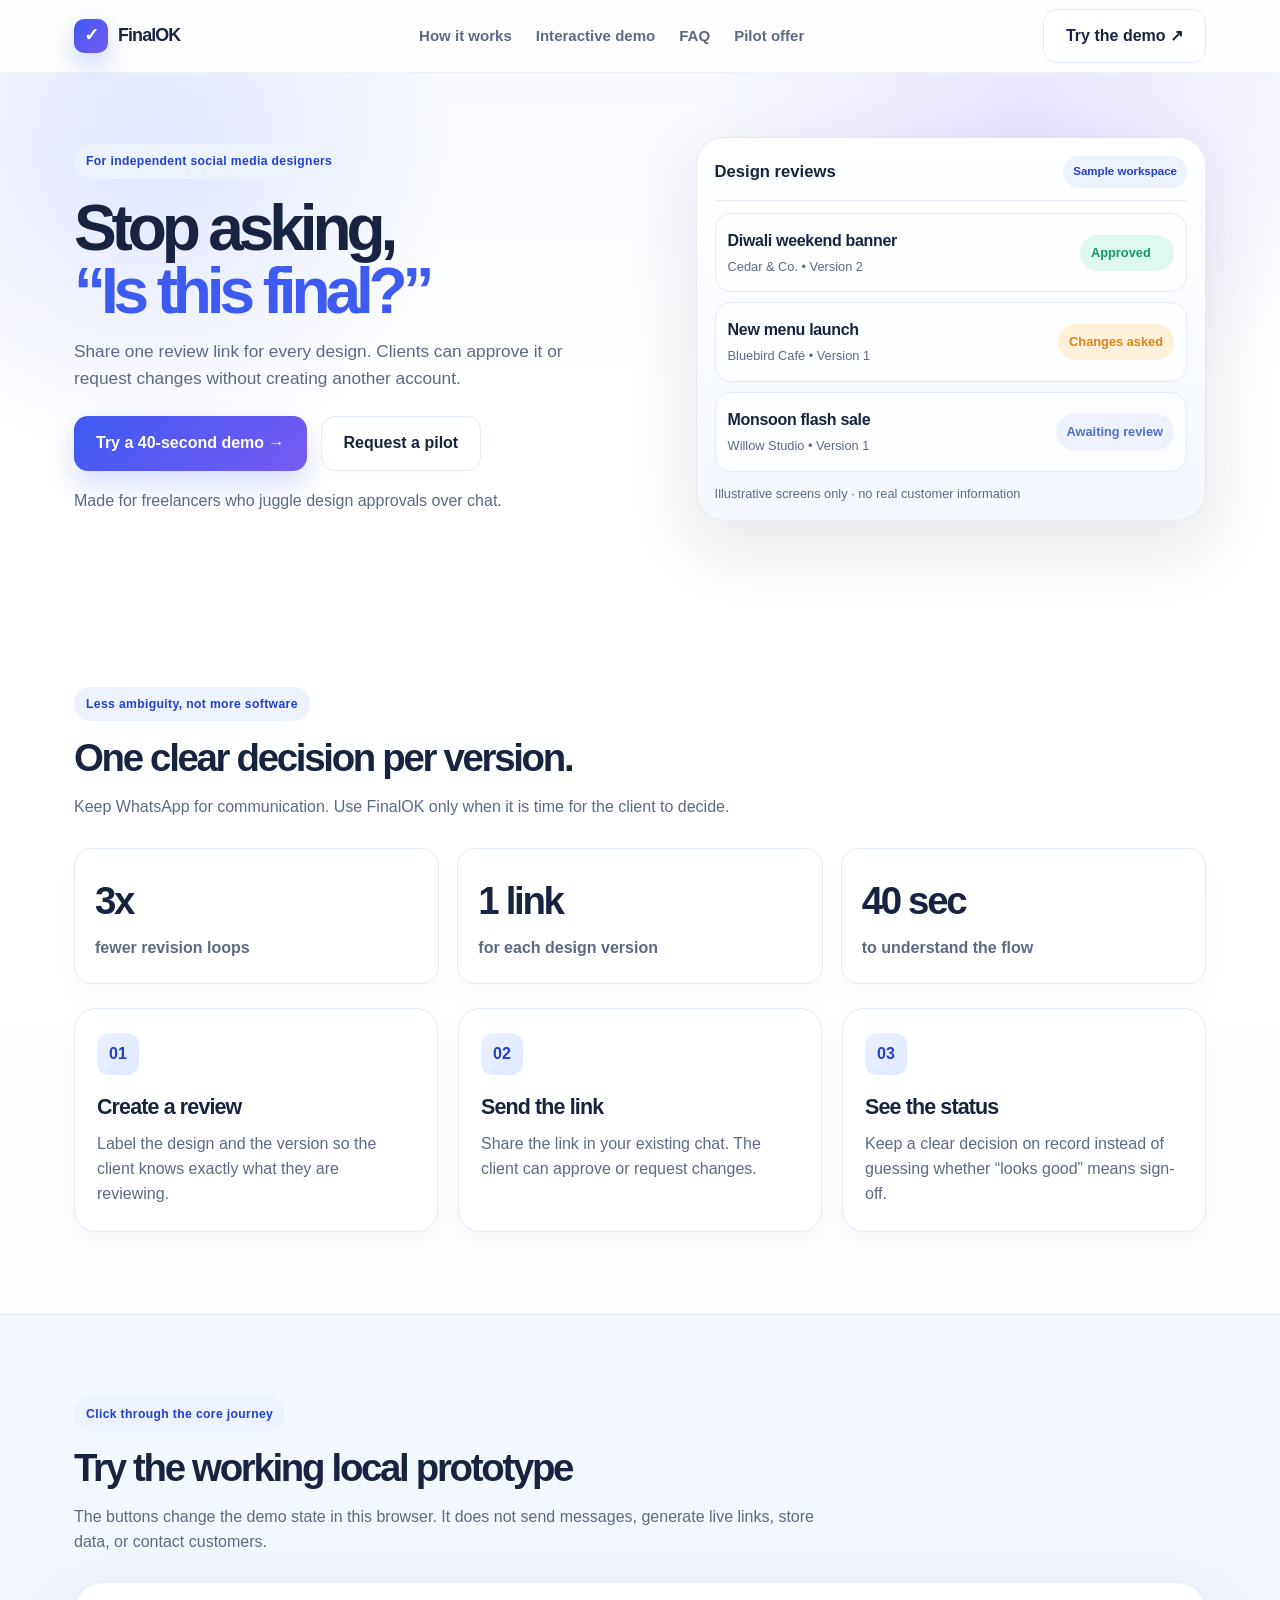
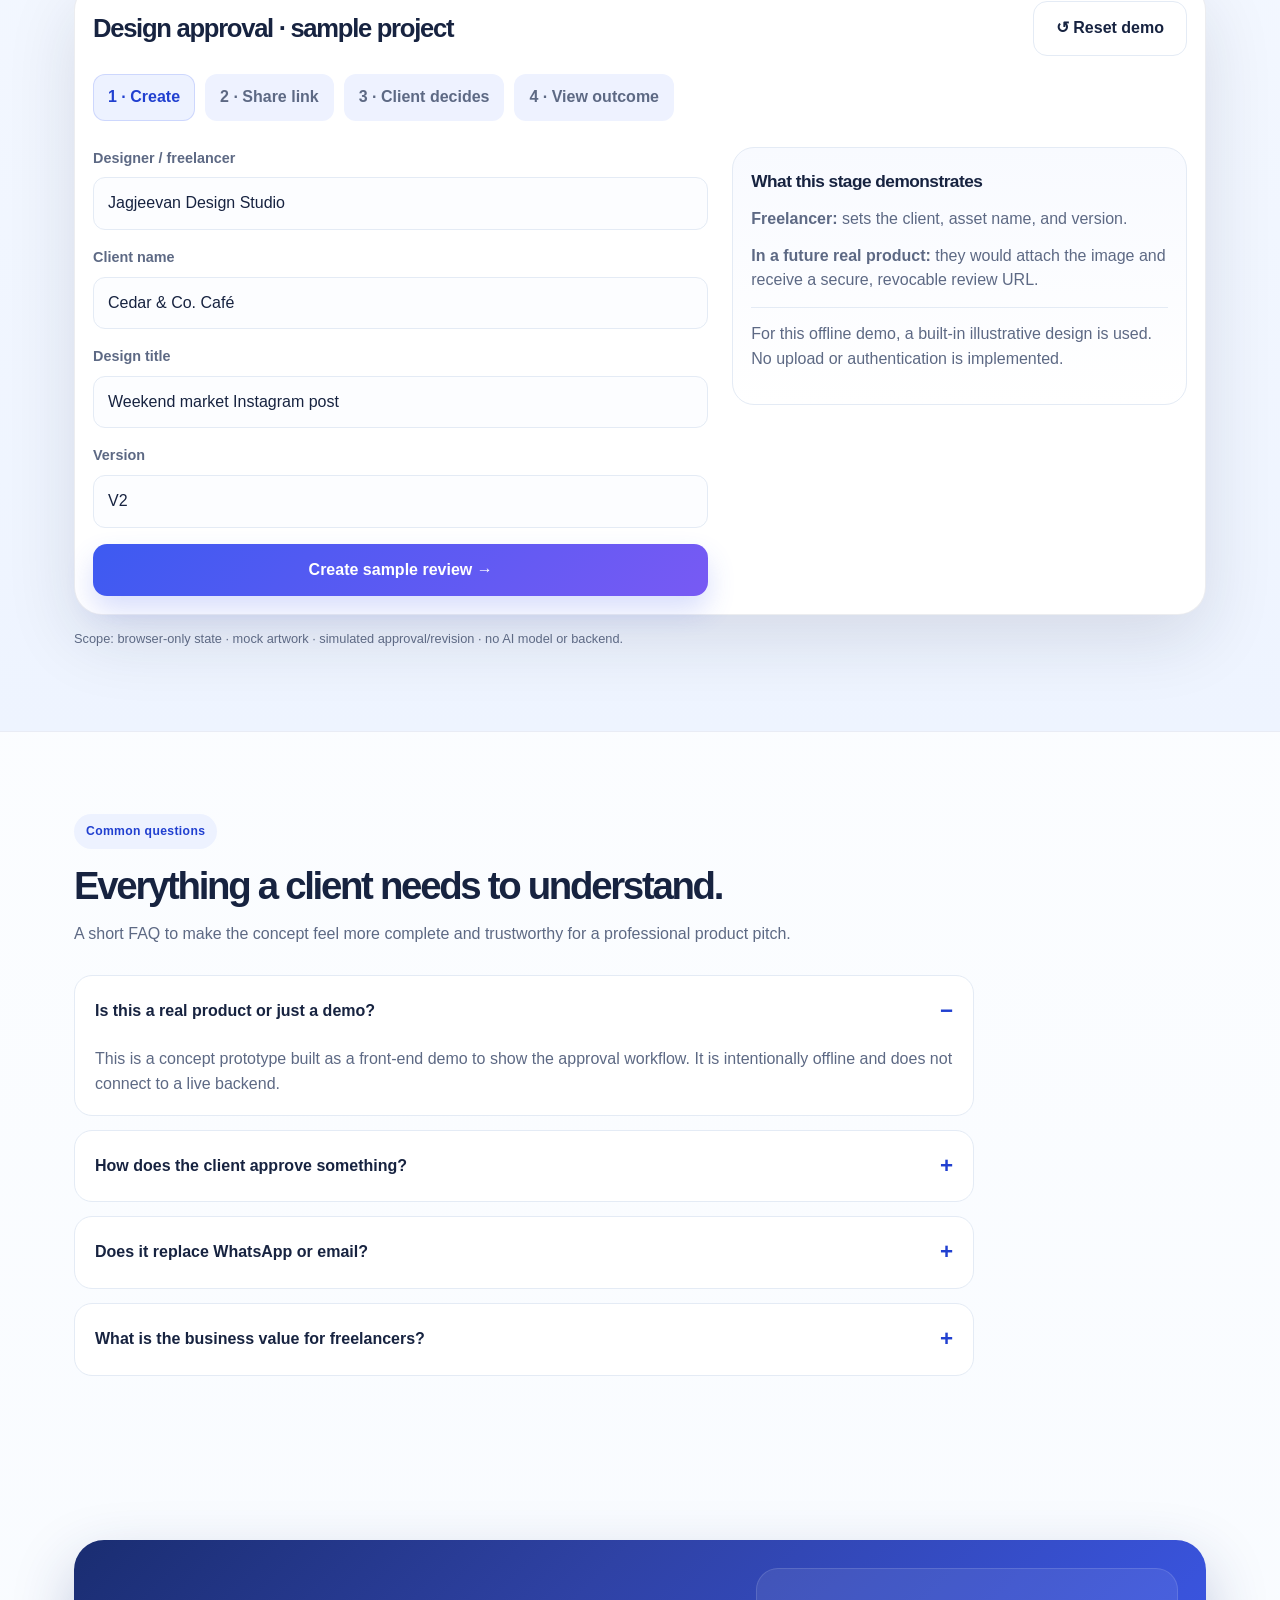
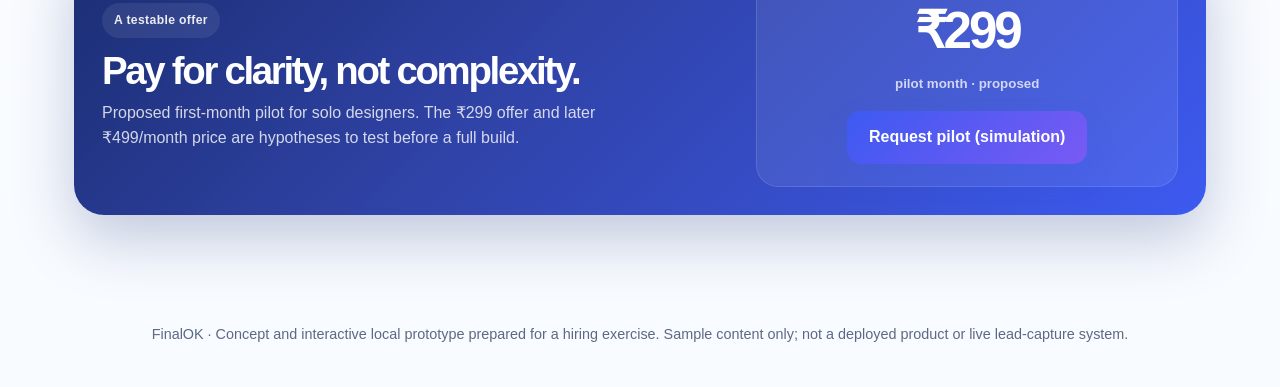
<file: index.html>
<!doctype html>
<html lang="en">
  <head>
    <meta charset="UTF-8" />
    <meta http-equiv="refresh" content="0; url=/prototype/index.html" />
    <meta name="viewport" content="width=device-width, initial-scale=1.0" />
    <title>FinalOK</title>
    <style>
      body {
        margin: 0;
        min-height: 100vh;
        display: grid;
        place-items: center;
        font-family: Arial, sans-serif;
        background: #f5f7ff;
        color: #172340;
      }
      .box {
        text-align: center;
        padding: 32px;
      }
      a {
        color: #3d5af1;
        text-decoration: none;
        font-weight: 700;
      }
    </style>
  </head>
  <body>
    <div class="box">
      <p>Redirecting to FinalOK...</p>
      <p><a href="/prototype/index.html">Open the prototype</a></p>
    </div>
    <script>
      window.location.replace('/prototype/index.html');
    </script>
  </body>
</html>
</file>
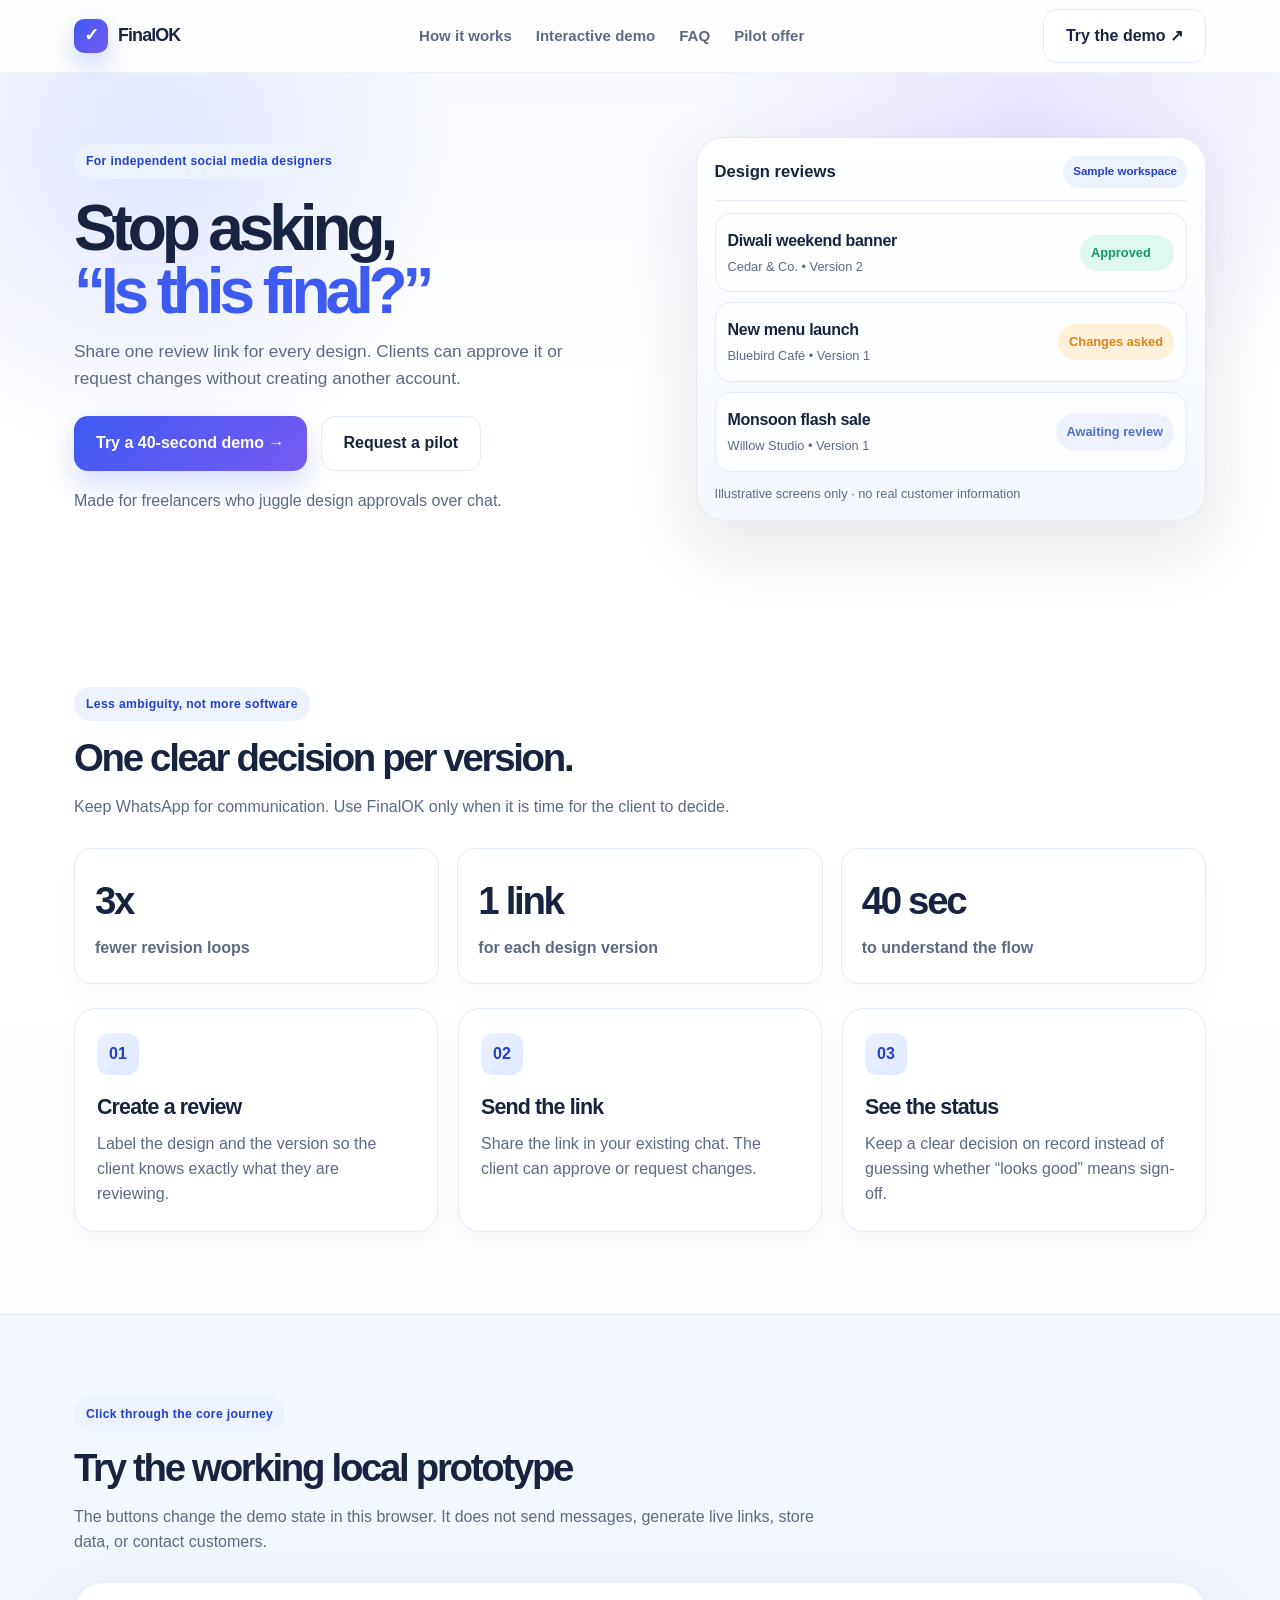
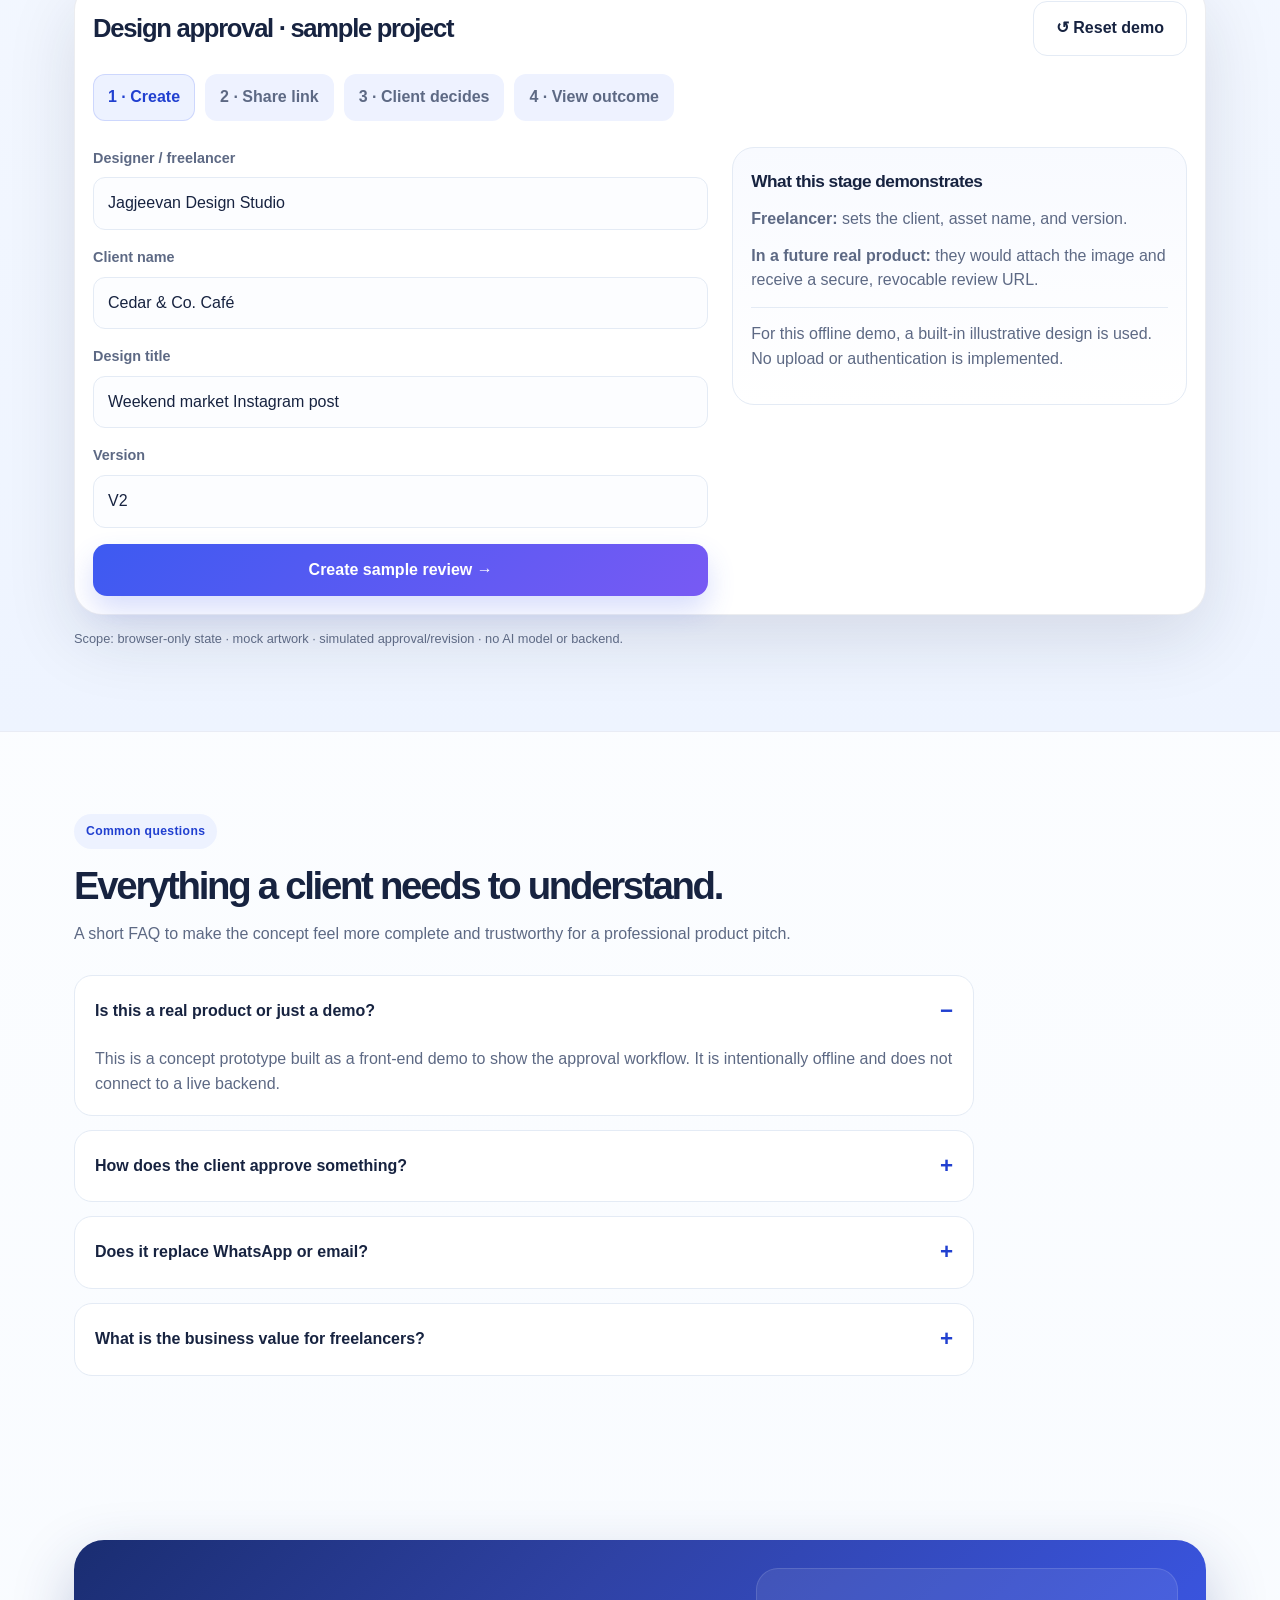
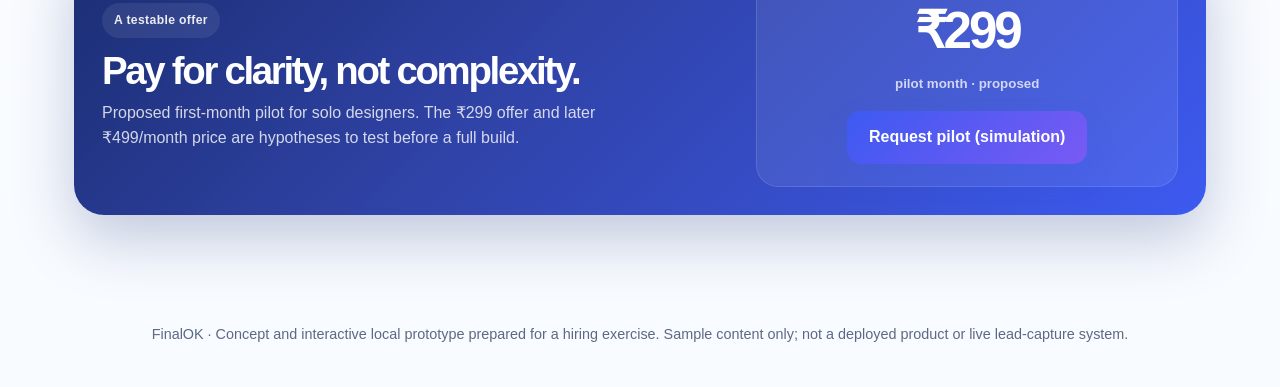
<file: prototype/index.html>
<!doctype html>
<html lang="en">
<head>
  <meta charset="utf-8" />
  <meta name="viewport" content="width=device-width, initial-scale=1" />
  <meta name="description" content="FinalOK concept landing page for clearer client design approvals." />
  <title>FinalOK | Fewer follow-ups. Clear approvals.</title>
  <link rel="stylesheet" href="styles.css" />
</head>
<body>
  <header class="top">
    <div class="wrap nav">
      <a class="logo" href="#home"><span class="symbol">✓</span> FinalOK</a>
      <nav class="navlinks" aria-label="Main navigation">
        <a href="#how">How it works</a>
        <a href="#demo">Interactive demo</a>
        <a href="#faq">FAQ</a>
        <a href="#pricing">Pilot offer</a>
      </nav>
      <a class="btn secondary" href="#demo">Try the demo ↗</a>
    </div>
  </header>

  <main>
    <section class="hero" id="home">
      <div class="wrap hero-grid">
        <div>
          <div class="eyebrow">For independent social media designers</div>
          <h1>Stop asking,<br><em>“Is this final?”</em></h1>
          <p class="intro">Share one review link for every design. Clients can approve it or request changes without creating another account.</p>
          <div class="hero-actions">
            <a class="btn" href="#demo">Try a 40-second demo →</a>
            <button class="btn secondary" type="button" onclick="showLead()">Request a pilot</button>
          </div>
          <p class="hero-note">Made for freelancers who juggle design approvals over chat.</p>
        </div>

        <aside class="visual" aria-label="Sample review dashboard">
          <div class="visual-header">
            <strong>Design reviews</strong>
            <span class="appbadge">Sample workspace</span>
          </div>
          <div class="fake-row">
            <div><b>Diwali weekend banner</b><span>Cedar &amp; Co. • Version 2</span></div>
            <span class="status yes">Approved</span>
          </div>
          <div class="fake-row">
            <div><b>New menu launch</b><span>Bluebird Café • Version 1</span></div>
            <span class="status edit">Changes asked</span>
          </div>
          <div class="fake-row">
            <div><b>Monsoon flash sale</b><span>Willow Studio • Version 1</span></div>
            <span class="status await">Awaiting review</span>
          </div>
          <p class="tiny" style="margin: 12px 0 0;">Illustrative screens only · no real customer information</p>
        </aside>
      </div>
    </section>

    <section class="section" id="how">
      <div class="wrap">
        <div class="eyebrow">Less ambiguity, not more software</div>
        <h2>One clear decision per version.</h2>
        <p class="sub">Keep WhatsApp for communication. Use FinalOK only when it is time for the client to decide.</p>

        <div class="stats-row">
          <div class="stat-box">
            <strong>3x</strong>
            <span>fewer revision loops</span>
          </div>
          <div class="stat-box">
            <strong>1 link</strong>
            <span>for each design version</span>
          </div>
          <div class="stat-box">
            <strong>40 sec</strong>
            <span>to understand the flow</span>
          </div>
        </div>

        <div class="cols">
          <article class="tile">
            <span class="num">01</span>
            <h3>Create a review</h3>
            <p>Label the design and the version so the client knows exactly what they are reviewing.</p>
          </article>
          <article class="tile">
            <span class="num">02</span>
            <h3>Send the link</h3>
            <p>Share the link in your existing chat. The client can approve or request changes.</p>
          </article>
          <article class="tile">
            <span class="num">03</span>
            <h3>See the status</h3>
            <p>Keep a clear decision on record instead of guessing whether “looks good” means sign-off.</p>
          </article>
        </div>
      </div>
    </section>

    <section class="section demo-bg" id="demo">
      <div class="wrap">
        <div class="eyebrow">Click through the core journey</div>
        <h2>Try the working local prototype</h2>
        <p class="sub">The buttons change the demo state in this browser. It does not send messages, generate live links, store data, or contact customers.</p>

        <div class="demo-shell">
          <div class="demo-head">
            <h3>Design approval · sample project</h3>
            <button class="btn secondary" type="button" onclick="resetDemo()">↺ Reset demo</button>
          </div>

          <div class="tabs" aria-label="Demo stages">
            <button class="step active" data-stage="1" onclick="go(1)">1 · Create</button>
            <button class="step" data-stage="2" onclick="go(2)">2 · Share link</button>
            <button class="step" data-stage="3" onclick="go(3)">3 · Client decides</button>
            <button class="step" data-stage="4" onclick="go(4)">4 · View outcome</button>
          </div>

          <div id="stage1" class="stage">
            <div class="split">
              <form onsubmit="event.preventDefault(); saveProject();">
                <div class="field">
                  <label for="designer">Designer / freelancer</label>
                  <input id="designer" required value="Jagjeevan Design Studio" />
                </div>
                <div class="field">
                  <label for="client">Client name</label>
                  <input id="client" required value="Cedar &amp; Co. Café" />
                </div>
                <div class="field">
                  <label for="campaign">Design title</label>
                  <input id="campaign" required value="Weekend market Instagram post" />
                </div>
                <div class="field">
                  <label for="version">Version</label>
                  <input id="version" required value="V2" />
                </div>
                <button class="btn" type="submit">Create sample review →</button>
              </form>

              <aside class="sample-card">
                <h4>What this stage demonstrates</h4>
                <p><b>Freelancer:</b> sets the client, asset name, and version.</p>
                <p><b>In a future real product:</b> they would attach the image and receive a secure, revocable review URL.</p>
                <hr />
                <p>For this offline demo, a built-in illustrative design is used. No upload or authentication is implemented.</p>
              </aside>
            </div>
          </div>

          <div id="stage2" class="stage" hidden>
            <div class="split">
              <div>
                <div class="eyebrow">Ready for review</div>
                <h3 id="shareTitle" style="margin: 12px 0 10px; font-size: clamp(1.5rem, 2vw, 2.3rem); letter-spacing: -0.05em;">Weekend market Instagram post</h3>
                <p class="helper">This is a <b>non-functional example</b> of what a review URL could look like.</p>
                <div class="linkbox" id="demoLink">finalok.example/review/sample-001</div>
                <div class="sp"></div>
                <button class="btn secondary" type="button" onclick="copyDemo()">Copy sample link text</button>
                <p id="copyStatus" class="tiny" role="status"></p>
                <div class="sp"></div>
                <button class="btn" type="button" onclick="go(3)">Open simulated client review →</button>
              </div>

              <aside class="sample-card">
                <h4>WhatsApp stays the channel</h4>
                <p>The freelancer would paste a review URL into an existing client chat. No WhatsApp API integration is required for this prototype.</p>
                <hr />
                <p>The example domain is intentionally fake. This stage demonstrates flow, not a live deployment.</p>
              </aside>
            </div>
          </div>

          <div id="stage3" class="stage" hidden>
            <div class="split">
              <div class="poster" role="img" aria-label="Illustrative poster mockup for Cedar and Co weekend market">
                <small>CEDAR &amp; CO.</small>
                <strong>THE<br>WEEKEND<br>MARKET</strong>
                <span class="seal">Fresh brews · Sat &amp; Sun</span>
              </div>

              <div>
                <div class="eyebrow">Client review (simulated)</div>
                <h3 id="reviewTitle" style="margin: 12px 0 8px; font-size: clamp(1.5rem, 2vw, 2.3rem); letter-spacing: -0.05em;">Weekend market Instagram post</h3>
                <p class="helper" id="reviewClient">For Cedar &amp; Co. Café · Version V2</p>
                <div class="fineprint">This is a fictional sample. Clicking below changes the browser-only demo state and is not a real sign-off.</div>
                <div class="sp"></div>

                <div class="field">
                  <label for="feedback">Optional comments (required for changes)</label>
                  <textarea id="feedback" maxlength="400" placeholder="E.g., Please make the event date larger."></textarea>
                </div>

                <div class="choices">
                  <button class="btn btn-yes" type="button" onclick="submitDecision('approved')">✓ Approve this version</button>
                  <button class="btn btn-edit" type="button" onclick="submitDecision('changes')">↶ Request changes</button>
                </div>
                <p id="clientError" class="tiny" role="alert"></p>
              </div>
            </div>
          </div>

          <div id="stage4" class="stage" hidden>
            <div class="split">
              <div>
                <div class="eyebrow">Freelancer dashboard · demo</div>
                <h3 id="resultTitle" style="margin: 12px 0 8px; font-size: clamp(1.8rem, 2vw, 2.5rem); letter-spacing: -0.05em;">Weekend market Instagram post</h3>
                <div id="resultBadge" class="status await" style="display: inline-flex;">Awaiting review</div>
                <div class="sp"></div>
                <p class="helper" id="resultMeta">Cedar &amp; Co. Café · V2</p>
                <div id="resultNote" class="stamp warn">No decision has been recorded yet. Try the client review step.</div>
                <div class="sp"></div>
                <button class="btn secondary" type="button" onclick="go(3)">← Return to client review</button>
              </div>

              <aside class="sample-card">
                <h4>Decision log</h4>
                <p id="history">No action yet (demo).</p>
                <hr />
                <p><b>The product value:</b> one version, one clear status, and the client comment together.</p>
                <p>No email, WhatsApp message, or payment is processed in this prototype.</p>
              </aside>
            </div>
          </div>
        </div>

        <div class="tiny" style="margin-top: 14px;">Scope: browser-only state · mock artwork · simulated approval/revision · no AI model or backend.</div>
      </div>
    </section>

    <section class="section" id="faq">
      <div class="wrap">
        <div class="eyebrow">Common questions</div>
        <h2>Everything a client needs to understand.</h2>
        <p class="sub">A short FAQ to make the concept feel more complete and trustworthy for a professional product pitch.</p>

        <div class="faq-grid">
          <div class="faq-item open">
            <button type="button">
              <span>Is this a real product or just a demo?</span>
              <span class="plus">−</span>
            </button>
            <div class="faq-answer">
              <div class="faq-answer-inner">This is a concept prototype built as a front-end demo to show the approval workflow. It is intentionally offline and does not connect to a live backend.</div>
            </div>
          </div>

          <div class="faq-item">
            <button type="button">
              <span>How does the client approve something?</span>
              <span class="plus">+</span>
            </button>
            <div class="faq-answer">
              <div class="faq-answer-inner">The client opens the review link, sees the design, leaves optional feedback, and either approves the version or requests changes.</div>
            </div>
          </div>

          <div class="faq-item">
            <button type="button">
              <span>Does it replace WhatsApp or email?</span>
              <span class="plus">+</span>
            </button>
            <div class="faq-answer">
              <div class="faq-answer-inner">No. It complements the existing communication flow by creating a single, structured approval point instead of ambiguous chat decisions.</div>
            </div>
          </div>

          <div class="faq-item">
            <button type="button">
              <span>What is the business value for freelancers?</span>
              <span class="plus">+</span>
            </button>
            <div class="faq-answer">
              <div class="faq-answer-inner">It reduces revision confusion, gives a clear decision record, and helps freelancers stay organized across multiple design versions and clients.</div>
            </div>
          </div>
        </div>
      </div>
    </section>

    <section class="section" id="pricing">
      <div class="wrap">
        <div class="pricing">
          <div>
            <span class="eyebrow" style="background: rgba(255,255,255,0.08); color: rgba(255,255,255,0.9);">A testable offer</span>
            <h2>Pay for clarity, not complexity.</h2>
            <p style="margin: 0; max-width: 560px; color: rgba(255,255,255,0.8);">Proposed first-month pilot for solo designers. The ₹299 offer and later ₹499/month price are hypotheses to test before a full build.</p>
          </div>
          <div class="price">
            <strong>₹299</strong>
            <small>pilot month · proposed</small>
            <button class="btn" type="button" onclick="showLead()">Request pilot (simulation)</button>
          </div>
        </div>
      </div>
    </section>
  </main>

  <footer class="footer">
    <div class="wrap">FinalOK · Concept and interactive local prototype prepared for a hiring exercise. Sample content only; not a deployed product or live lead-capture system.</div>
  </footer>

  <div id="leadModal" class="modal hidden" role="dialog" aria-modal="true" aria-labelledby="leadHeading">
    <div class="modalbox">
      <div class="modal-header">
        <h3 id="leadHeading">Pilot interest · demonstration</h3>
        <button class="close-x" type="button" aria-label="Close pilot form" onclick="hideLead()">×</button>
      </div>
      <p class="helper">This form only demonstrates how a visitor might express interest. Nothing is submitted, emailed, or stored remotely.</p>
      <form id="leadForm">
        <div class="field">
          <label for="leadName">Name (fictional)</label>
          <input id="leadName" required value="Sample Freelancer" />
        </div>
        <div class="field">
          <label for="leadContact">Email (fictional)</label>
          <input id="leadContact" required type="email" value="sample@example.com" />
        </div>
        <p id="leadResponse" class="tiny" role="status"></p>
        <div class="modalrow">
          <button class="btn secondary" type="button" onclick="hideLead()">Close</button>
          <button class="btn" type="submit">Submit sample</button>
        </div>
      </form>
    </div>
  </div>

  <button class="back-to-top" type="button" aria-label="Back to top" onclick="window.scrollTo({ top: 0, behavior: 'smooth' })">↑</button>

  <script src="script.js" defer></script>
  <script>
    let project = { designer: 'Jagjeevan Design Studio', client: 'Cedar & Co. Café', title: 'Weekend market Instagram post', version: 'V2' };
    let decision = null, comment = '', lastTime = '';

    function txt(id, value) {
      const el = document.getElementById(id);
      if (el) el.textContent = value;
    }

    function go(n) {
      for (let i = 1; i <= 4; i++) {
        const stage = document.getElementById('stage' + i);
        if (stage) stage.hidden = i !== n;
      }
      document.querySelectorAll('.step').forEach((b) => {
        b.classList.toggle('active', Number(b.dataset.stage) === n);
      });
      if (n === 4) renderResult();
      document.getElementById('demo').scrollIntoView({ behavior: 'smooth', block: 'start' });
    }

    function saveProject() {
      const d = document.getElementById('designer').value.trim();
      const c = document.getElementById('client').value.trim();
      const t = document.getElementById('campaign').value.trim();
      const v = document.getElementById('version').value.trim();
      if (!d || !c || !t || !v) return;

      project = { designer: d, client: c, title: t, version: v };
      decision = null;
      comment = '';

      txt('shareTitle', t);
      txt('reviewTitle', t);
      txt('reviewClient', 'For ' + c + ' · Version ' + v);
      document.getElementById('demoLink').textContent = 'finalok.example/review/sample-001';
      txt('copyStatus', '');
      document.getElementById('feedback').value = '';
      go(2);
    }

    async function copyDemo() {
      const value = 'finalok.example/review/sample-001 (illustrative; not live)';
      try {
        await navigator.clipboard.writeText(value);
        txt('copyStatus', 'Sample text copied. It is not a working web link.');
      } catch (e) {
        txt('copyStatus', 'Browser copy permission unavailable; manually copy the sample text above.');
      }
    }

    function submitDecision(type) {
      const msg = document.getElementById('feedback').value.trim();
      if (type === 'changes' && !msg) {
        txt('clientError', 'Please explain what needs to change.');
        document.getElementById('feedback').focus();
        return;
      }

      txt('clientError', '');
      decision = type;
      comment = msg;
      lastTime = new Date().toLocaleString();
      go(4);
    }

    function renderResult() {
      txt('resultTitle', project.title);
      txt('resultMeta', project.client + ' · ' + project.version);

      const badge = document.getElementById('resultBadge');
      const note = document.getElementById('resultNote');

      if (decision === 'approved') {
        badge.className = 'status yes';
        txt('resultBadge', 'Approved');
        note.className = 'stamp';
        txt('resultNote', 'This version was explicitly approved in the demo.');
      } else if (decision === 'changes') {
        badge.className = 'status edit';
        txt('resultBadge', 'Changes requested');
        note.className = 'stamp warn';
        txt('resultNote', 'Revision requested: ' + comment);
      } else {
        badge.className = 'status await';
        txt('resultBadge', 'Awaiting review');
        note.className = 'stamp warn';
        txt('resultNote', 'No decision has been recorded yet. Try the client review step.');
      }

      txt('history', decision ? (
        lastTime + ' · Client ' +
        (decision === 'approved' ? 'approved ' + project.version : 'requested changes to ' + project.version) +
        (comment ? ' · “' + comment + '”' : '')
      ) : 'No action yet (demo).');
    }

    function resetDemo() {
      project = { designer: 'Jagjeevan Design Studio', client: 'Cedar & Co. Café', title: 'Weekend market Instagram post', version: 'V2' };
      decision = null;
      comment = '';
      ['designer', 'client', 'campaign', 'version'].forEach((id, idx) => {
        const values = [project.designer, project.client, project.title, project.version];
        document.getElementById(id).value = values[idx];
      });
      document.getElementById('feedback').value = '';
      txt('clientError', '');
      txt('copyStatus', '');
      go(1);
    }

    function showLead() {
      document.getElementById('leadModal').classList.remove('hidden');
      txt('leadResponse', '');
      document.getElementById('leadName').focus();
    }

    function hideLead() {
      document.getElementById('leadModal').classList.add('hidden');
    }

    function submitLead() {
      const form = document.getElementById('leadForm');
      if (!form) return;
      if (!form.reportValidity()) return;

      txt('leadResponse', 'Demo received! In a real product, this would be a lead-capture and follow-up step. No data was transmitted.');
      setTimeout(() => {
        hideLead();
      }, 900);
    }

    document.getElementById('leadForm')?.addEventListener('submit', (event) => {
      event.preventDefault();
      submitLead();
    });

    document.getElementById('leadModal').addEventListener('click', (e) => {
      if (e.target.id === 'leadModal') hideLead();
    });
    document.addEventListener('keydown', (e) => {
      if (e.key === 'Escape') hideLead();
    });
  </script>
</body>
</html>
</file>
<file: prototype/styles.css>
:root {
  --bg: #f5f7ff;
  --panel: #ffffff;
  --muted: #5d6984;
  --ink: #172340;
  --brand: #3d5af1;
  --brand-deep: #2140d0;
  --brand-soft: #edf2ff;
  --purple: #785af4;
  --green: #13986d;
  --green-soft: #def9ee;
  --amber: #d78522;
  --amber-soft: #fff0d8;
  --line: #e4ebf5;
  --shadow: 0 24px 70px rgba(21, 32, 61, 0.12);
}

* { box-sizing: border-box; }
html { scroll-behavior: smooth; }
body {
  margin: 0;
  font-family: Inter, "Segoe UI", Arial, sans-serif;
  background: linear-gradient(180deg, #f7f9ff 0%, #ffffff 18%, #f8fbff 100%);
  color: var(--ink);
  line-height: 1.55;
}
a { color: inherit; text-decoration: none; }
img { max-width: 100%; display: block; }
button, input, textarea { font: inherit; }
button { border: 0; cursor: pointer; }
button:focus-visible, a:focus-visible, input:focus-visible, textarea:focus-visible {
  outline: 3px solid rgba(61, 90, 241, 0.28);
  outline-offset: 2px;
}
.wrap {
  max-width: 1180px;
  margin: 0 auto;
  padding: 0 24px;
}
.top {
  position: sticky;
  top: 0;
  z-index: 30;
  background: rgba(255,255,255,0.82);
  border-bottom: 1px solid rgba(23, 35, 64, 0.06);
  backdrop-filter: blur(12px);
}
.nav {
  min-height: 72px;
  display: flex;
  justify-content: space-between;
  align-items: center;
  gap: 20px;
}
.logo {
  display: inline-flex;
  align-items: center;
  gap: 10px;
  font-size: 1.12rem;
  font-weight: 800;
  letter-spacing: -0.05em;
}
.symbol {
  width: 34px;
  height: 34px;
  display: grid;
  place-items: center;
  border-radius: 10px;
  background: linear-gradient(135deg, var(--brand), var(--purple));
  color: white;
  box-shadow: 0 12px 25px rgba(61,90,241,0.25);
  font-weight: 900;
}
.navlinks {
  display: flex;
  align-items: center;
  gap: 24px;
  color: var(--muted);
  font-size: 0.94rem;
  font-weight: 600;
}
.navlinks a:hover { color: var(--brand); }

.btn {
  display: inline-flex;
  align-items: center;
  justify-content: center;
  gap: 8px;
  padding: 14px 22px;
  border-radius: 14px;
  background: linear-gradient(135deg, var(--brand), var(--purple));
  color: white;
  font-weight: 700;
  box-shadow: 0 14px 28px rgba(61,90,241,0.2);
  transition: transform 0.2s ease, box-shadow 0.2s ease;
}
.btn:hover { transform: translateY(-1px); }
.btn.secondary {
  background: rgba(255,255,255,0.8);
  color: var(--ink);
  border: 1px solid var(--line);
  box-shadow: none;
}
.btn.secondary:hover { background: #f6f9ff; }
.btn-yes {
  background: linear-gradient(135deg, var(--green), #0d754d);
  box-shadow: 0 16px 28px rgba(19, 152, 109, 0.2);
}
.btn-edit {
  background: linear-gradient(135deg, var(--amber), #be6115);
  box-shadow: 0 16px 28px rgba(215, 133, 34, 0.2);
}

.hero {
  background:
    radial-gradient(circle at 12% 18%, rgba(99, 120, 255, 0.16), transparent 25%),
    radial-gradient(circle at 80% 10%, rgba(117, 92, 247, 0.14), transparent 28%),
    linear-gradient(180deg, #f8faff 0%, #ffffff 62%);
  padding: 64px 0 84px;
}
.hero-grid {
  display: grid;
  grid-template-columns: 1.06fr 0.94fr;
  gap: 46px;
  align-items: center;
}
.eyebrow {
  display: inline-flex;
  align-items: center;
  padding: 8px 12px;
  border-radius: 999px;
  background: var(--brand-soft);
  color: var(--brand-deep);
  font-size: 0.76rem;
  font-weight: 800;
  letter-spacing: 0.03em;
}
.hero h1 {
  margin: 18px 0 16px;
  font-size: clamp(2.7rem, 5vw, 4.6rem);
  line-height: 0.98;
  letter-spacing: -0.08em;
  font-weight: 900;
}
.hero h1 em { color: var(--brand); font-style: normal; }
.intro {
  max-width: 540px;
  color: var(--muted);
  font-size: 1.08rem;
  margin: 0 0 24px;
}
.hero-actions {
  display: flex;
  flex-wrap: wrap;
  gap: 14px;
  margin-bottom: 18px;
}
.hero-note { margin: 0; color: var(--muted); }

.visual {
  background: linear-gradient(180deg, #ffffff 0%, #f4f8ff 100%);
  border: 1px solid rgba(22,33,61,0.08);
  border-radius: 28px;
  padding: 18px 18px 16px;
  box-shadow: var(--shadow);
}
.visual-header {
  display: flex;
  justify-content: space-between;
  align-items: center;
  gap: 10px;
  padding-bottom: 12px;
  margin-bottom: 12px;
  border-bottom: 1px solid var(--line);
}
.visual-header strong { font-size: 1.04rem; }
.appbadge {
  background: #edf2ff;
  color: var(--brand-deep);
  border-radius: 999px;
  padding: 7px 10px;
  font-size: 0.72rem;
  font-weight: 700;
}
.fake-row {
  display: flex;
  align-items: center;
  justify-content: space-between;
  gap: 14px;
  margin-top: 10px;
  padding: 15px 12px;
  border: 1px solid var(--line);
  border-radius: 16px;
  background: rgba(255,255,255,0.7);
}
.fake-row b {
  display: block;
  margin-bottom: 3px;
  letter-spacing: -0.02em;
}
.fake-row span {
  display: block;
  color: var(--muted);
  font-size: 0.8rem;
}
.status {
  display: inline-flex;
  align-items: center;
  justify-content: center;
  min-width: 94px;
  padding: 8px 11px;
  border-radius: 999px;
  font-size: 0.76rem;
  font-weight: 700;
  white-space: nowrap;
}
.status.yes { background: var(--green-soft); color: var(--green); }
.status.edit { background: var(--amber-soft); color: var(--amber); }
.status.await { background: #eef2ff; color: #536ed3; }

.stats-row {
  display: grid;
  grid-template-columns: repeat(3, minmax(0, 1fr));
  gap: 18px;
  margin-top: 18px;
}
.stat-box {
  background: white;
  border: 1px solid var(--line);
  border-radius: 18px;
  padding: 22px 20px;
  box-shadow: 0 12px 32px rgba(17, 28, 50, 0.02);
}
.stat-box strong {
  display: block;
  font-size: clamp(1.6rem, 3vw, 2.5rem);
  letter-spacing: -0.06em;
  margin-bottom: 6px;
}
.stat-box span { color: var(--muted); font-weight: 600; }

.section { padding: 82px 0; }
.section h2 {
  margin: 16px 0 12px;
  font-size: clamp(2rem, 3vw, 3rem);
  line-height: 1.08;
  letter-spacing: -0.06em;
}
.sub {
  color: var(--muted);
  max-width: 760px;
  margin-bottom: 28px;
}

.cols {
  display: grid;
  grid-template-columns: repeat(3, minmax(0, 1fr));
  gap: 20px;
  margin-top: 24px;
}
.tile {
  background: white;
  border: 1px solid var(--line);
  border-radius: 22px;
  padding: 24px 22px;
  box-shadow: 0 10px 24px rgba(17, 28, 50, 0.03);
}
.num {
  width: 42px;
  height: 42px;
  display: inline-flex;
  align-items: center;
  justify-content: center;
  margin-bottom: 16px;
  background: linear-gradient(135deg, var(--brand-soft), #dde8ff);
  border-radius: 12px;
  color: var(--brand-deep);
  font-weight: 800;
}
.tile h3 { margin: 0 0 8px; font-size: 1.34rem; letter-spacing: -0.04em; }
.tile p { margin: 0; color: var(--muted); }

.feature-grid {
  display: grid;
  grid-template-columns: repeat(3, minmax(0, 1fr));
  gap: 20px;
}
.feature-card {
  background: white;
  border: 1px solid var(--line);
  border-radius: 22px;
  padding: 24px 22px;
  box-shadow: 0 10px 25px rgba(17,28,50,0.03);
}
.feature-icon {
  width: 42px;
  height: 42px;
  display: inline-flex;
  align-items: center;
  justify-content: center;
  margin-bottom: 16px;
  border-radius: 12px;
  background: linear-gradient(135deg, var(--brand-soft), #dde8ff);
  color: var(--brand-deep);
  font-weight: 900;
}
.feature-card h3 {
  margin: 0 0 8px;
  font-size: 1.3rem;
  letter-spacing: -0.04em;
}
.feature-card p { margin: 0; color: var(--muted); }

.demo-bg {
  background: linear-gradient(180deg, #f4f8ff 0%, #eef4ff 100%);
  border-top: 1px solid rgba(22,33,61,0.05);
  border-bottom: 1px solid rgba(22,33,61,0.05);
}
.demo-shell {
  background: white;
  border: 1px solid rgba(22,33,61,0.08);
  border-radius: 28px;
  box-shadow: var(--shadow);
  padding: 18px;
}
.demo-head {
  display: flex;
  align-items: center;
  justify-content: space-between;
  gap: 16px;
  flex-wrap: wrap;
  margin-bottom: 8px;
}
.demo-head h3 {
  margin: 0;
  font-size: clamp(1.5rem, 2vw, 2rem);
  letter-spacing: -0.05em;
}
.tabs {
  display: flex;
  flex-wrap: wrap;
  gap: 10px;
  margin: 18px 0 12px;
}
.step {
  padding: 10px 14px;
  border-radius: 12px;
  background: #eef2ff;
  color: var(--muted);
  font-weight: 700;
  border: 1px solid transparent;
  transition: all 0.2s ease;
}
.step.active {
  background: var(--brand-soft);
  color: var(--brand-deep);
  border-color: rgba(61,90,241,0.18);
}
.stage { padding-top: 14px; }
.split {
  display: grid;
  grid-template-columns: 1.15fr 0.85fr;
  gap: 24px;
  align-items: flex-start;
}
form { display: grid; gap: 16px; }
.field { display: grid; gap: 8px; }
.field label {
  color: var(--muted);
  font-size: 0.9rem;
  font-weight: 700;
}
input, textarea {
  width: 100%;
  border-radius: 12px;
  border: 1px solid var(--line);
  padding: 13px 14px;
  background: #fcfdff;
  color: var(--ink);
  font-size: 1rem;
  transition: border-color 0.2s ease, box-shadow 0.2s ease;
}
input:focus, textarea:focus {
  outline: none;
  border-color: rgba(61,90,241,0.5);
  box-shadow: 0 0 0 4px rgba(61,90,241,0.08);
}
textarea { min-height: 120px; resize: vertical; }

.sample-card {
  background: linear-gradient(180deg, #f8faff 0%, #ffffff 100%);
  border: 1px solid var(--line);
  border-radius: 22px;
  padding: 20px 18px;
}
.sample-card h4 {
  margin: 0 0 12px;
  font-size: 1.08rem;
  letter-spacing: -0.03em;
}
.sample-card p { margin: 0 0 12px; color: var(--muted); }
.sample-card hr {
  border: none;
  border-top: 1px solid var(--line);
  margin: 14px 0;
}

.linkbox {
  margin-top: 12px;
  background: linear-gradient(135deg, #eef4ff 0%, #eef9ff 100%);
  border: 1px solid rgba(61, 90, 241, 0.18);
  border-radius: 14px;
  padding: 16px;
  color: var(--brand-deep);
  font-weight: 700;
  word-break: break-all;
}
.helper { margin: 10px 0 0; color: var(--muted); }
.fineprint {
  margin-top: 10px;
  padding: 12px 14px;
  border-left: 3px solid var(--brand);
  border-radius: 10px;
  background: #f9fbff;
  color: var(--muted);
  font-size: 0.92rem;
}
.choices {
  display: flex;
  flex-wrap: wrap;
  gap: 12px;
  margin-top: 16px;
}
.sp { height: 10px; }

.poster {
  position: relative;
  min-height: 430px;
  padding: 30px 26px 22px;
  border-radius: 24px;
  background: linear-gradient(135deg, #0d3f32 0%, #104d3b 32%, #0a2a22 100%);
  color: #edfdf7;
  overflow: hidden;
  box-shadow: inset 0 0 0 1px rgba(255,255,255,0.08);
}
.poster::before {
  content: "";
  position: absolute;
  inset: 0;
  background: linear-gradient(135deg, rgba(255,255,255,0.08), transparent 60%);
  pointer-events: none;
}
.poster small, .poster strong, .poster .seal {
  position: relative;
  z-index: 1;
}
.poster small {
  display: inline-block;
  letter-spacing: 0.2em;
  font-size: 0.72rem;
  opacity: 0.8;
}
.poster strong {
  display: block;
  margin-top: 28px;
  font-size: clamp(2.2rem, 4vw, 4rem);
  line-height: 0.9;
  letter-spacing: -0.06em;
}
.seal {
  display: inline-flex;
  margin-top: 18px;
  padding: 10px 16px;
  border-radius: 999px;
  background: rgba(255,255,255,0.08);
  border: 1px solid rgba(255,255,255,0.12);
  font-size: 0.78rem;
  letter-spacing: 0.04em;
  text-transform: uppercase;
}

.pricing {
  display: grid;
  grid-template-columns: 1.2fr 0.8fr;
  gap: 22px;
  align-items: center;
  background: linear-gradient(135deg, #1a2d71 0%, #2f42a5 40%, #3d5af1 100%);
  border-radius: 30px;
  color: white;
  padding: 28px;
  box-shadow: 0 24px 60px rgba(32,50,118,0.25);
}
.pricing h2 { color: white; margin: 12px 0 10px; }
.price {
  background: rgba(255,255,255,0.08);
  border: 1px solid rgba(255,255,255,0.12);
  border-radius: 22px;
  padding: 22px 20px;
  text-align: center;
}
.price strong {
  display: inline-block;
  font-size: clamp(2.5rem, 4vw, 4rem);
  letter-spacing: -0.06em;
  margin-bottom: 4px;
}
.price small {
  display: block;
  margin-bottom: 16px;
  color: rgba(255,255,255,0.75);
  font-weight: 600;
}

.faq-grid {
  display: grid;
  gap: 14px;
  max-width: 900px;
}
.faq-item {
  background: white;
  border: 1px solid var(--line);
  border-radius: 18px;
  overflow: hidden;
}
.faq-item button {
  width: 100%;
  display: flex;
  align-items: center;
  justify-content: space-between;
  gap: 12px;
  background: transparent;
  text-align: left;
  padding: 18px 20px;
  font-weight: 700;
  color: var(--ink);
}
.faq-answer {
  max-height: 0;
  overflow: hidden;
  transition: max-height 0.25s ease;
  color: var(--muted);
}
.faq-answer-inner {
  padding: 0 20px 18px;
}
.faq-item.open .faq-answer { max-height: 200px; }
.faq-item .plus {
  font-size: 1.4rem;
  color: var(--brand-deep);
}

.back-to-top {
  position: fixed;
  right: 22px;
  bottom: 24px;
  width: 52px;
  height: 52px;
  border-radius: 50%;
  background: linear-gradient(135deg, var(--brand), var(--purple));
  color: white;
  display: inline-flex;
  align-items: center;
  justify-content: center;
  box-shadow: 0 16px 30px rgba(61,90,241,0.25);
  font-size: 1.4rem;
  opacity: 0;
  visibility: hidden;
  transform: translateY(8px);
  transition: opacity 0.2s ease, visibility 0.2s ease, transform 0.2s ease;
  z-index: 25;
}
.back-to-top.visible {
  opacity: 1;
  visibility: visible;
  transform: translateY(0);
}

.footer {
  padding: 26px 0 42px;
  text-align: center;
  color: var(--muted);
  font-size: 0.9rem;
}

.modal {
  position: fixed;
  inset: 0;
  background: rgba(12,18,35,0.45);
  display: grid;
  place-items: center;
  padding: 20px;
  z-index: 40;
}
.hidden { display: none; }
.modalbox {
  width: min(520px, 100%);
  background: white;
  border-radius: 24px;
  padding: 24px 22px 20px;
  box-shadow: 0 30px 70px rgba(13,21,38,0.28);
}
.modal-header {
  display: flex;
  align-items: center;
  justify-content: space-between;
  gap: 12px;
}
.modalbox h3 {
  margin: 0 0 10px;
  font-size: 1.55rem;
  letter-spacing: -0.04em;
}
.close-x {
  width: 36px;
  height: 36px;
  border-radius: 50%;
  background: #f1f4ff;
  color: var(--ink);
  font-size: 1.5rem;
  line-height: 1;
}
.modalrow {
  display: flex;
  justify-content: flex-end;
  gap: 10px;
  margin-top: 18px;
}
.stamp {
  display: inline-flex;
  align-items: center;
  padding: 11px 14px;
  border-radius: 12px;
  margin-top: 12px;
  background: #edf2ff;
  color: var(--ink);
  font-weight: 700;
}
.stamp.warn {
  background: #fff2da;
  color: var(--amber);
}
.tiny { font-size: 0.8rem; color: var(--muted); }

@media (max-width: 920px) {
  .hero-grid, .split, .pricing, .feature-grid, .stats-row, .cols { grid-template-columns: 1fr; }
  .navlinks { display: none; }
}
@media (max-width: 560px) {
  .wrap { padding: 0 18px; }
  .hero-actions, .choices, .modalrow { flex-direction: column; }
  .btn { width: 100%; }
  .status { min-width: 82px; }
}
</file>
